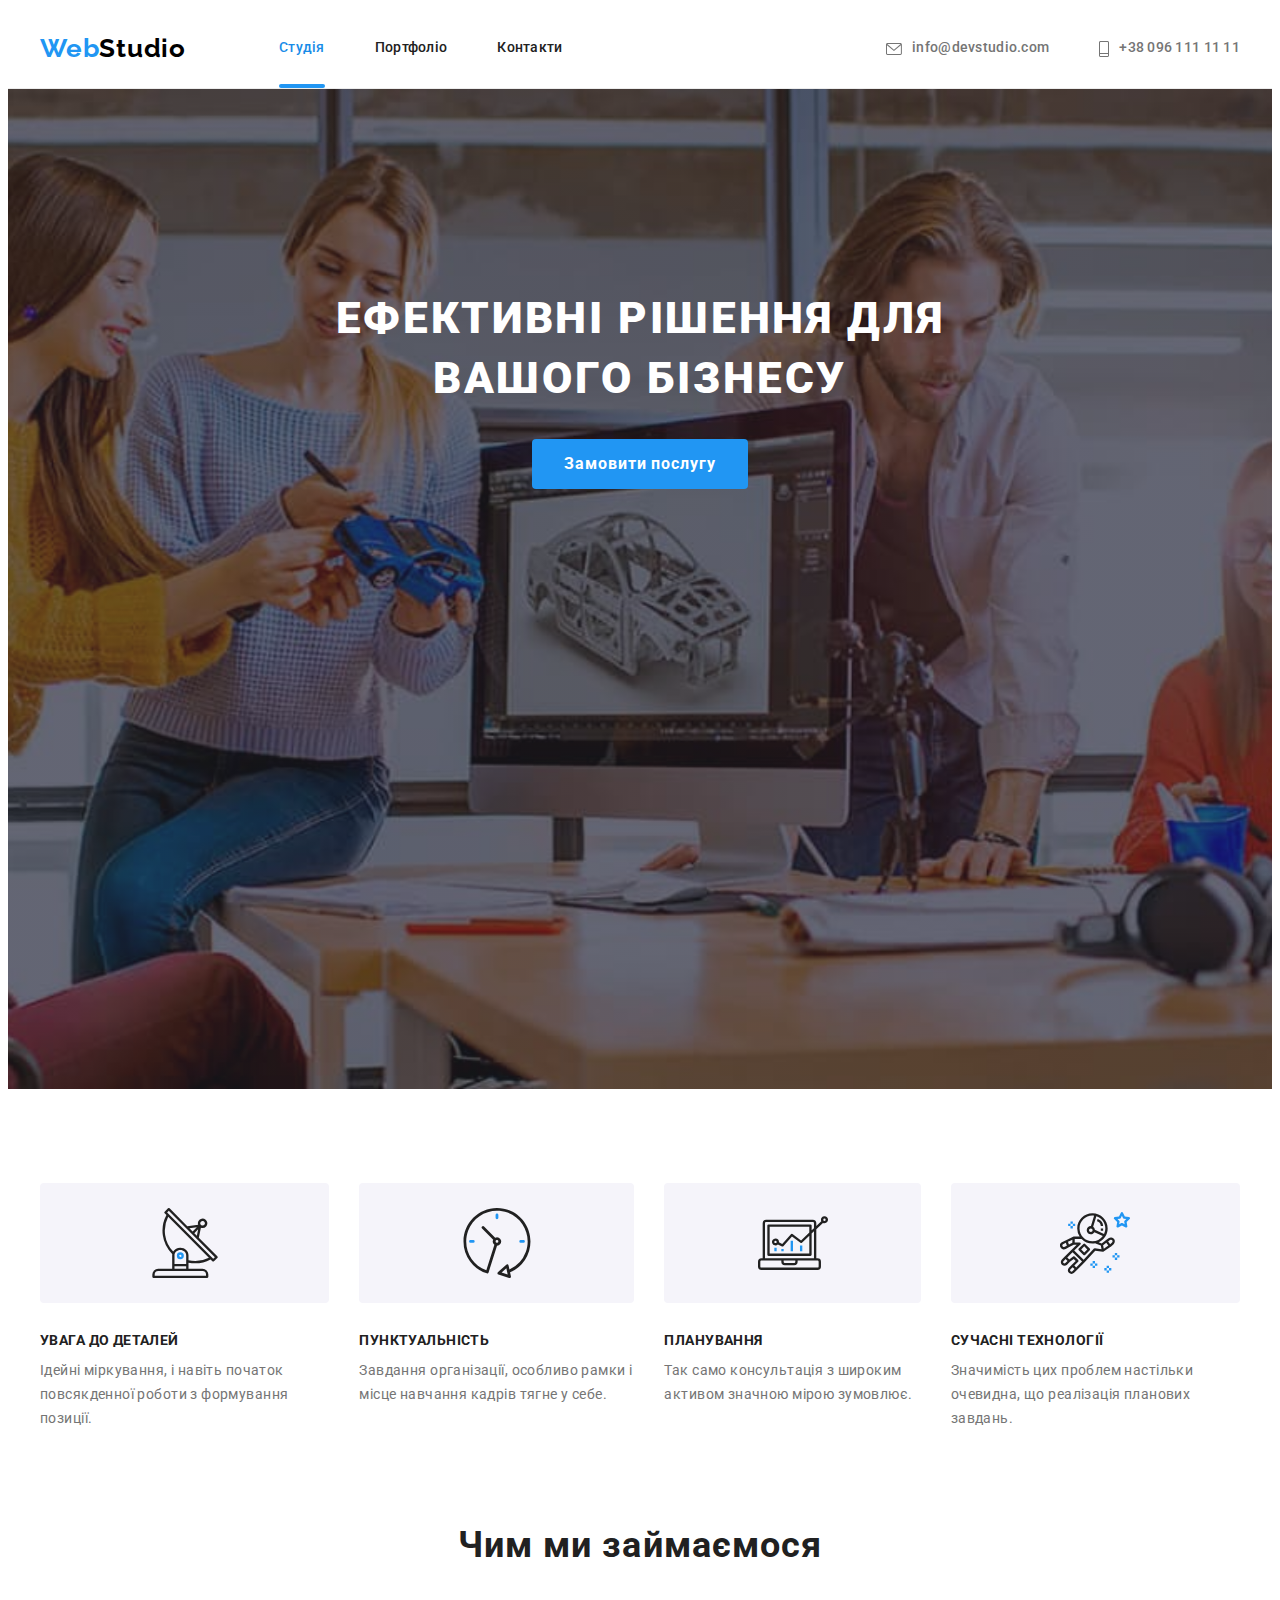
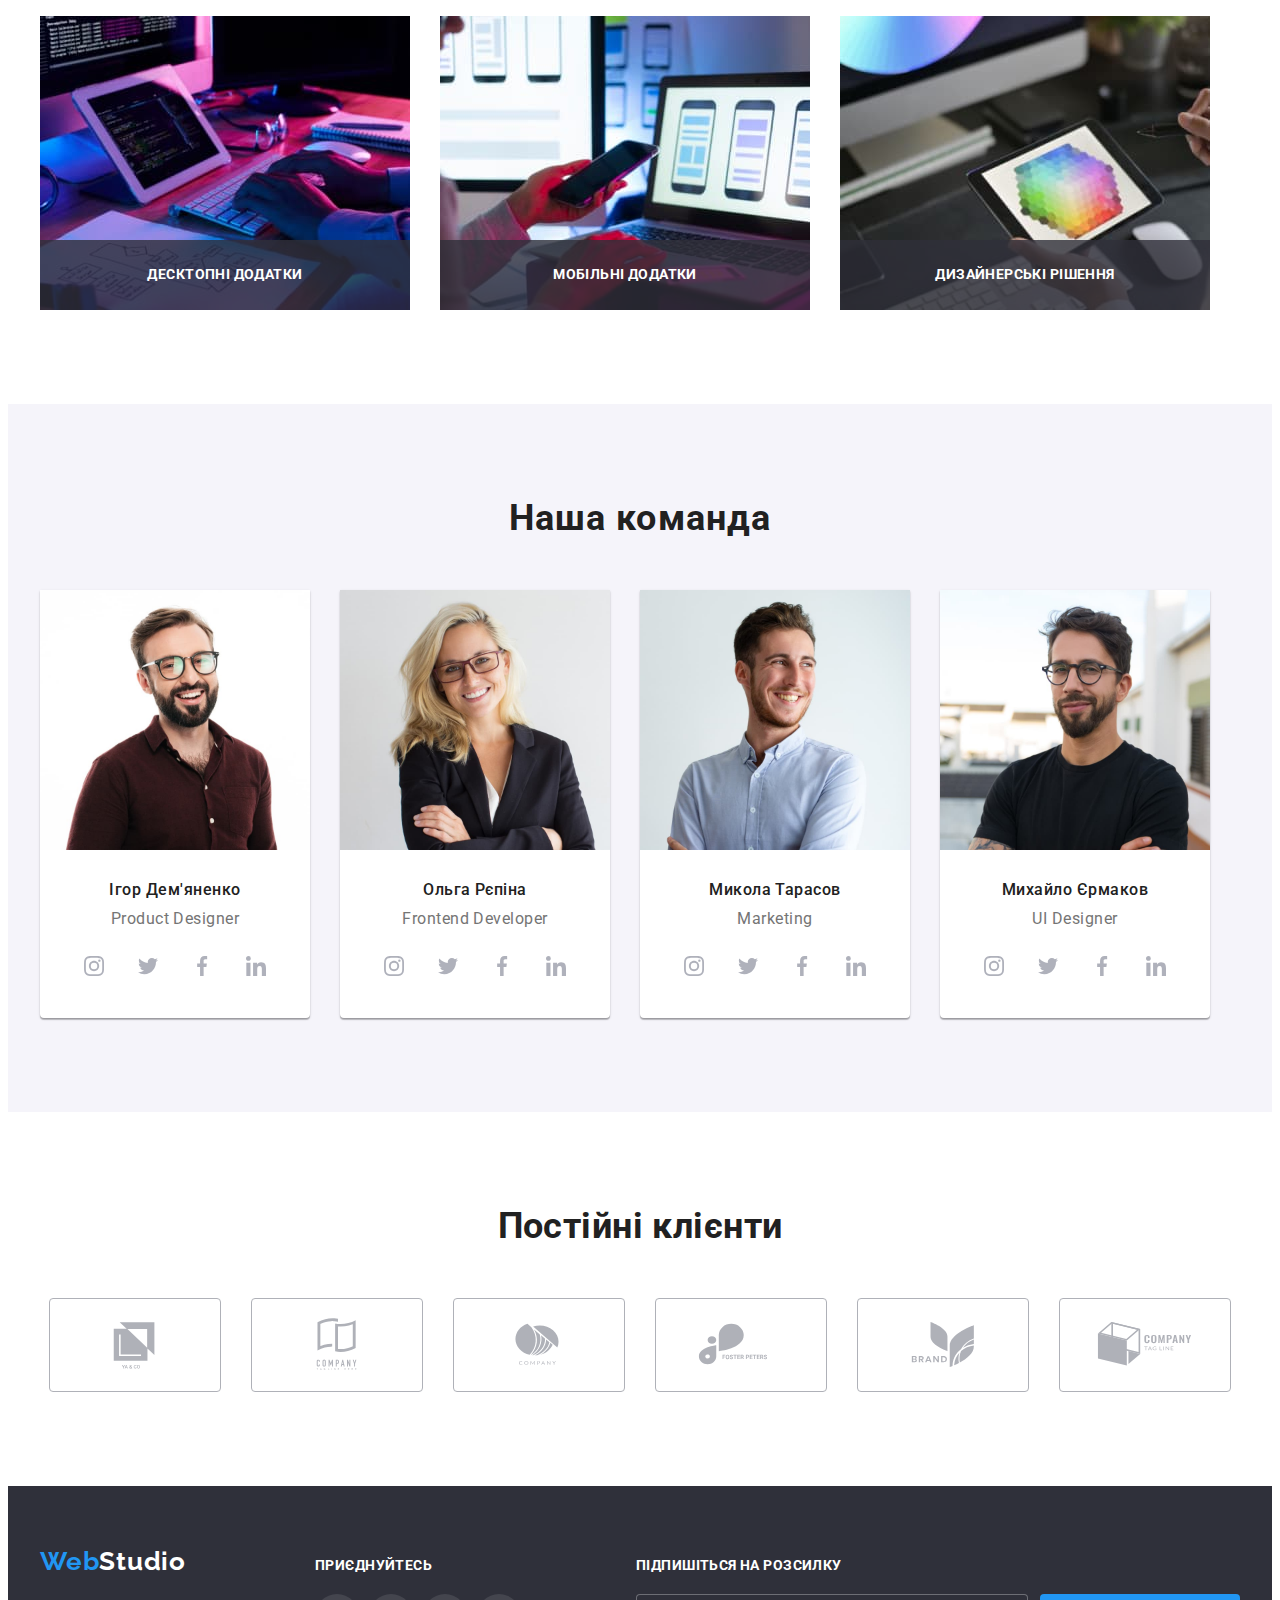
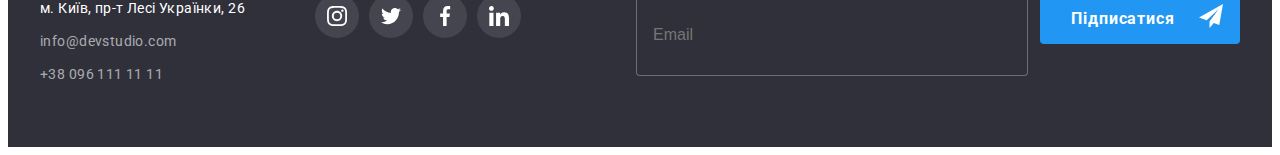
<file: index.html>
<!DOCTYPE html>
<html lang="uk">
  <head>
    <meta charset="UTF-8" />
    <meta http-equiv="X-UA-Compatible" content="IE=edge" />
    <meta name="viewport" content="width=device-width, initial-scale=1.0" />
    <title>Web Studio</title>
    <link rel="preconnect" href="https://fonts.googleapis.com" />
    <link rel="preconnect" href="https://fonts.gstatic.com" crossorigin />
    <link
      href="https://fonts.googleapis.com/css2?family=Raleway:wght@700&family=Roboto:wght@400;500;700;900&display=swap"
      rel="stylesheet"
    />
    <link
      rel="stylesheet"
      href="https://cdnjs.cloudflare.com/ajax/libs/modern-normalize/1.1.0/modern-normalize.min.css"
      integrity="sha512-wpPYUAdjBVSE4KJnH1VR1HeZfpl1ub8YT/NKx4PuQ5NmX2tKuGu6U/JRp5y+Y8XG2tV+wKQpNHVUX03MfMFn9Q=="
      crossorigin="anonymous"
      referrerpolicy="no-referrer"
    />
    <link rel="stylesheet" href="./css/styles.css" />
  </head>
  <body>
    <header class="header">
      <div class="container header-container">
        <nav class="header-navigator">
          <a class="header-logo link" href="./index.html" lang="en">
            <span class="accent">Web</span>Studio</a
          >
          <ul class="header-list list">
            <li class="header-item">
              <a class="header-link link current" href="./index.html">Студія</a>
            </li>
            <li>
              <a class="header-link link" href="./portfolio.html"> Портфоліо</a>
            </li>
            <li>
              <a class="header-link link" href="">Контакти</a>
            </li>
          </ul>
        </nav>
        <ul class="header-contact-list list">
          <li class="header-contact-item">
            <a class="header-mail link" href="mailto:info@devstudio.com" 
              ><svg class="header-icon" width="16" height="12">
              <use href="./images/symbol-defs-1.svg#icon-envelope"></use>
            </svg>info@devstudio.com</a>
              
          </li>
          <li class="header-contact-item">
            <a class="header-tel link" href="tel:+380961111111"
              ><svg class="header-icon" width="10" height="16">
              <use href="./images/symbol-defs-1.svg#icon-Vector"></use>
            </svg>+38 096 111 11 11</a>
              
          </li>
        </ul>
      </div>
    </header>
    <main>
      <section class="main">
        <div class="container">
          <h1 class="main-title">Ефективні рішення для вашого бізнесу</h1>
          <button class="main-btn" type="button" data-modal-open>Замовити послугу</button>
        </div>
      </section>
      <section class="benefits section">
        <div class="container">
          <h2 class="visually-hidden">Наші переваги</h2>
          <ul class="benefits-list list">
            <li class="benefits-item">
              <div class="benefits-wrap">
              <svg class="benefits-icon" width="70" height="70">
                <use href="./images/symbol-defs.svg#icon-antenna"></use>
              </svg></div>
              <h3 class="benefits-title">Увага до деталей</h3>
              <p class="benefits-text">
                Ідейні міркування, і навіть початок повсякденної роботи з
                формування позиції.
              </p>
            </li>
            <li class="benefits-item">
              <div class="benefits-wrap">
              <svg class="benefits-icon" width="70" height="70">
                <use href="./images/symbol-defs.svg#icon-clock"></use>
              </svg></div>
              <h3 class="benefits-title">Пунктуальність</h3>
              <p class="benefits-text">
                Завдання організації, особливо рамки і місце навчання кадрів
                тягне у себе.
              </p>
            </li>
            <li class="benefits-item">
              <div class="benefits-wrap">
              <svg class="benefits-icon" width="70" height="70">
                <use href="./images/symbol-defs.svg#icon-diagram"></use>
              </svg></div>
              <h3 class="benefits-title">Планування</h3>
              <p class="benefits-text">
                Так само консультація з широким активом значною мірою зумовлює.
              </p>
            </li>
            <li class="benefits-item">
              <div class="benefits-wrap">
              <svg class="benefits-icon" width="70" height="70">
                <use href="./images/symbol-defs.svg#icon-astronaut"></use>
              </svg></div>
              <h3 class="benefits-title">Сучасні технології</h3>
              <p class="benefits-text">
                Значимість цих проблем настільки очевидна, що реалізація
                планових завдань.
              </p>
            </li>
          </ul>
        </div>
      </section>
      <section class="about section">
        <div class="container">
          <h2 class="about-title">Чим ми займаємося</h2>
          <ul class="about-list list">
            <li class="about-item">
              <div class="about-thumb">
              <img
                class="about-img"
                src="./images/img-1.jpg"
                alt="робота над проектом"
                width="370"
                height="294"
              />
              <p class="about-text">ДЕСКТОПНІ ДОДАТКИ</p>
              </div>
            </li>
            <li class="about-item">
              <div class="about-thumb">
              <img
                class="about-img"
                src="./images/img-2.jpg"
                alt="розробка додатку для смартфонів "
                width="370"
                height="294"
              />
              <p class="about-text">МОБІЛЬНІ ДОДАТКИ</p>
              </div>            
            </li>
            <li class="about-item">
              <div class="about-thumb">
              <img
                class="about-img"
                src="./images/img-3.jpg"
                alt="робота з додатками на планшеті"
                width="370"
                height="294"
              />
              <p class="about-text">ДИЗАЙНЕРСЬКІ РІШЕННЯ</p>
              </div>
            </li>
          </ul>
        </div>
      </section>
      <section class="team section">
        <div class="container">
          <h2 class="team-title">Наша команда</h2>
          <ul class="team-list list">
            <li class="team-item">
              <img
                class="team-img"
                src="./images/img-4.jpg"
                alt="Ігор дизайнер"
                width="270"
                height="260"
              />
              <div class="team-wrap">
                <h3 class="team-top-text">Ігор Дем'яненко</h3>
                <p class="team-text" lang="en">Product Designer</p>
                <ul class="team-soc-list list">
                  <li class="team-soc-item">
                    <a class="team-soc-link" href="">
                      <svg class="team-soc-icon" width="20" height="20">
                        <use href="./images/symbol-defs.svg#icon-instagram"></use>
                      </svg>
                    </a>
                  </li>
                    <li class="team-soc-item">
                      <a class="team-soc-link" href="">
                        <svg class="team-soc-icon" width="20" height="20">
                          <use href="./images/symbol-defs.svg#icon-twitter"></use>
                        </svg>
                      </a>
                    </li>
                    <li class="team-soc-item"><a class="team-soc-link" href="">
                      <svg class="team-soc-icon" width="20" height="20">
                        <use href="./images/symbol-defs.svg#icon-facebook"></use>
                      </svg>
                    </a>
                    </li>
                    <li class="team-soc-item"><a class="team-soc-link" href="">
                      <svg class="team-soc-icon" width="20" height="20">
                        <use href="./images/symbol-defs.svg#icon-linkedin"></use>
                      </svg>
                    </a>
                    </li>
                  </li>
                </ul>
              </div>
            </li>
            <li class="team-item">
              <img
                class="team-img"
                src="./images/img-5.jpg"
                alt="Ольга фронтенд розробник"
                width="270"
                height="260"
              />
              <div class="team-wrap">
                <h3 class="team-top-text">Ольга Рєпіна</h3>
                <p class="team-text" lang="en">Frontend Developer</p>
                <ul class="team-soc-list list">
                  <li class="team-soc-item">
                    <a class="team-soc-link" href="">
                      <svg class="team-soc-icon" width="20" height="20">
                      <use href="./images/symbol-defs.svg#icon-instagram"></use>
                    </svg></a></li>
                    <li class="team-soc-item"><a class="team-soc-link" href="">
                      <svg class="team-soc-icon" width="20" height="20">
                      <use href="./images/symbol-defs.svg#icon-twitter"></use>
                    </svg></a></li>
                    <li class="team-soc-item"><a class="team-soc-link" href="">
                      <svg class="team-soc-icon" width="20" height="20">
                      <use href="./images/symbol-defs.svg#icon-facebook"></use>
                    </svg></a></li>
                    <li class="team-soc-item"><a class="team-soc-link" href="">
                      <svg class="team-soc-icon" width="20" height="20">
                      <use href="./images/symbol-defs.svg#icon-linkedin"></use>
                    </svg></a>
                  </li>
                </ul>
              </div>
            </li>
            <li class="team-item">
              <img
                class="team-img"
                src="./images/img-6.jpg"
                alt="Микола маркетолог"
                width="270"
                height="260"
              />
              <div class="team-wrap">
                <h3 class="team-top-text">Микола Тарасов</h3>
                <p class="team-text" lang="en">Marketing</p>
                <ul class="team-soc-list list">
                  <li class="team-soc-item">
                    <a class="team-soc-link" href="">
                      <svg class="team-soc-icon" width="20" height="20">
                        <use href="./images/symbol-defs.svg#icon-instagram"></use>
                      </svg></a></li>
                    <li class="team-soc-item"><a class="team-soc-link" href="">
                      <svg class="team-soc-icon" width="20" height="20">
                        <use href="./images/symbol-defs.svg#icon-twitter"></use>
                      </svg>
                    </a></li>
                    <li class="team-soc-item"><a class="team-soc-link" href="">
                      <svg class="team-soc-icon" width="20" height="20">
                        <use href="./images/symbol-defs.svg#icon-facebook"></use>
                      </svg>
                    </a></li>
                    <li class="team-soc-item"><a class="team-soc-link" href="">
                      <svg class="team-soc-icon" width="20" height="20">
                        <use href="./images/symbol-defs.svg#icon-linkedin"></use>
                      </svg>
                    </a></li>
                  </ul>
              </div>
            </li>
            <li class="team-item">
              <img
                class="team-img"
                src="./images/img-7.jpg"
                alt="Михайло дизайнер"
                width="270"
                height="260"
              />
              <div class="team-wrap">
                <h3 class="team-top-text">Михайло Єрмаков</h3>
                <p class="team-text" lang="en">UI Designer</p>
                <ul class="team-soc-list list">
                  <li class="team-soc-item">
                    <a class="team-soc-link" href="">
                      <svg class="team-soc-icon" width="20" height="20">
                        <use href="./images/symbol-defs.svg#icon-instagram"></use>
                      </svg>
                    </a></li>
                    <li class="team-soc-item"><a class="team-soc-link" href="">
                      <svg class="team-soc-icon" width="20" height="20">
                        <use href="./images/symbol-defs.svg#icon-twitter"></use>
                      </svg>
                    </a></li>
                    <li class="team-soc-item"><a class="team-soc-link" href="">
                      <svg class="team-soc-icon" width="20" height="20">
                        <use href="./images/symbol-defs.svg#icon-facebook"></use>
                      </svg>
                    </a></li>
                    <li class="team-soc-item"><a class="team-soc-link" href="">
                      <svg class="team-soc-icon" width="20" height="20">
                        <use href="./images/symbol-defs.svg#icon-linkedin"></use>
                      </svg>
                    </a></li>
                </ul>
              </div>
            </li>
          </ul>
        </div>
      </section>
      <section class="client-section section">
        <div class="container">
          <h2 class="client-top-text"> Постійні клієнти</h2>
          <ul class="client-list list">
            <li class="client-item">
              <a class="client-link" href="">
              <svg class="client-icon" width="106" height="60">
              <use href="./images/symbol-defs.svg#icon-Logo"></use>
              </svg></a>
            </li>
            <li class="client-item">
              <a class="client-link" href="">
              <svg class="client-icon" width="106" height="60">
              <use href="./images/symbol-defs.svg#icon-Logo-1"></use>
              </svg></a>
            </li>
            <li class="client-item">
              <a class="client-link" href="">
              <svg class="client-icon" width="106" height="60">
              <use href="./images/symbol-defs.svg#icon-Logo-2"></use>
              </svg></a>
            </li>
            <li class="client-item">
              <a class="client-link" href="">
              <svg class="client-icon" width="106" height="60">
              <use href="./images/symbol-defs.svg#icon-Logo-3"></use>
              </svg></a>
            </li>
            <li class="client-item">
              <a class="client-link" href="">
              <svg class="client-icon" width="106" height="60">
              <use href="./images/symbol-defs.svg#icon-Logo-4"></use>
              </svg></a>
            </li>
            <li class="client-item">
              <a class="client-link" href="">
              <svg class="client-icon" width="106" height="60">
              <use href="./images/symbol-defs.svg#icon-Logo-5"></use>
              </svg></a>
            </li>
          </ul>
        </div>
      </section>
    </main>
    <footer class="footer">
      <div class="container">
        <div class="footer-wrap">
        <a class="footer-logo link" href="./index.html" lang="en"
            ><span class="accent">Web</span>Studio</a>
            <address class="footer-adress">
            <ul class="footer-list list">
              <li class="footer-item">
                <a
                  class="footer-adress-link link"
                  href="https://goo.gl/maps/ybbuhvUQwyrZvad79"
                  target="_blank"
                  rel="noopener noreferrer nofollower"
                  >м. Київ, пр-т Лесі Українки, 26</a
                >
              </li>
              <li class="footer-item">
                <a class="footer-link link" href="mailto:info@devstudio.com"
                  >info@devstudio.com</a
                >
              </li>
              <li class="footer-item">
                <a class="footer-link link" href="tel:+380961111111"
                  >+38 096 111 11 11</a
                >
              </li>
            </ul>
          </address>
        </div>
        <div class="footer-container-soc">
        <p class="footer-top-text">ПРИЄДНУЙТЕСЬ</p>
        <ul class="footer-soc-list">
          <li class="footer-soc-item">
            <a class="footer-soc-link" href="">
              <svg class="footer-soc-icon" width="20" height="20">
                <use href="./images/symbol-defs.svg#icon-instagram"></use>
              </svg>
            </a>
            </li>
            <li class="footer-soc-item">
            <a class="footer-soc-link" href="">
              <svg class="footer-soc-icon" width="20" height="20">
                <use href="./images/symbol-defs.svg#icon-twitter"></use>
              </svg>
            </a></li>
            <li class="footer-soc-item">
            <a class="footer-soc-link" href="">
              <svg class="footer-soc-icon" width="20" height="20">
                <use href="./images/symbol-defs.svg#icon-facebook"></use>
              </svg>
            </a></li>
            <li class="footer-soc-item">
            <a class="footer-soc-link" href="">
              <svg class="footer-soc-icon" width="20" height="20">
                <use href="./images/symbol-defs.svg#icon-linkedin"></use>
              </svg>
            </a></li> 
      </ul>
        </div>
        <div class="footer-email-wrap">
          <p class="email-input-text">Підпишіться на розсилку</p> 
          <form class="footer-submit-wrap">
            <input  class="email-input" type="email" name="email" placeholder="Email" required>
            <button class="footer-submit-btn" type="submit">Підписатися</button>
            <svg class="footer-submit-icon" widht="24" height="24">
              <use href="./images/symbol-defs.svg#icon-icon-send"></use>
            </svg>
          </form>
        </div>
      </div>
    </footer>
    <div class="backdrop is-hidden" data-modal>
            <div class="modal">
              <button class="modal-btn" type="button" data-modal-close><svg class="btn-close" width="18" height="18">
                <use href="./images/symbol-defs-2.svg#icon-close-black-18dp-2-1"></use>
                </svg>
              </button>
              <p class="modal-title">Залиште свої дані, ми вам передзвонимо</p>
              <form class="form">
                <div class="form-field">
                  <label for="name" class="form-field-label">Ім'я</label>
                  <div class="form-field-wrap">
                    <input type="text" class="form-field-input" name="user_name" id="name" placeholder=" ">
                    <svg class="form-icon" width="18" height="18">
                      <use href="./images/symbol-defs.svg#icon-person-black-18dp-1"></use>
                    </svg>
                  </div>
                </div>
                <div class="form-field">
                  <label for="tel" class="form-field-label">Телефон</label>
                  <div class="form-field-wrap">
                    <input type="tel" class="form-field-input" name="user_tel" id="tel" placeholder=" ">
                    <svg class="form-icon" width="18" height="18">
                      <use href="./images/symbol-defs.svg#icon-phone-black-18dp-1"></use>
                    </svg>
                  </div>
                </div>
                <div class="form-field">
                  <label for="email" class="form-field-label">Пошта</label>
                  <div class="form-field-wrap">
                    <input type="email" class="form-field-input" name="user_email" id="email" placeholder=" ">
                    <svg class="form-icon" width="18" height="18">
                      <use href="./images/symbol-defs.svg#icon-email-black-18dp-1"></use>
                    </svg>
                  </div>
                </div>
                <div class="form-field">
                  <label for="comment" class="form-field-label">Коментар</label>
                  <textarea class="textarea" name="comment" id="comment" placeholder="Введіть текст"></textarea>
                </div>
                <div class="checkbox">
                  <input class="checkbox-input visually-hidden" type="checkbox" name="consent" value="true" id="consent" checked/>
                  <label for="consent" class="checkbox-label">Погоджуюся з розсилкою та приймаю <a href="#" class="chexbox-link">Умови договору</a>
                </label>
                </div>
                <button class="submit-btn" type="submit">Відправити</button>
              </form>
            </div>
          </div>
    <script src="./js/modal.js"></script>
  </body>
</html>
</file>
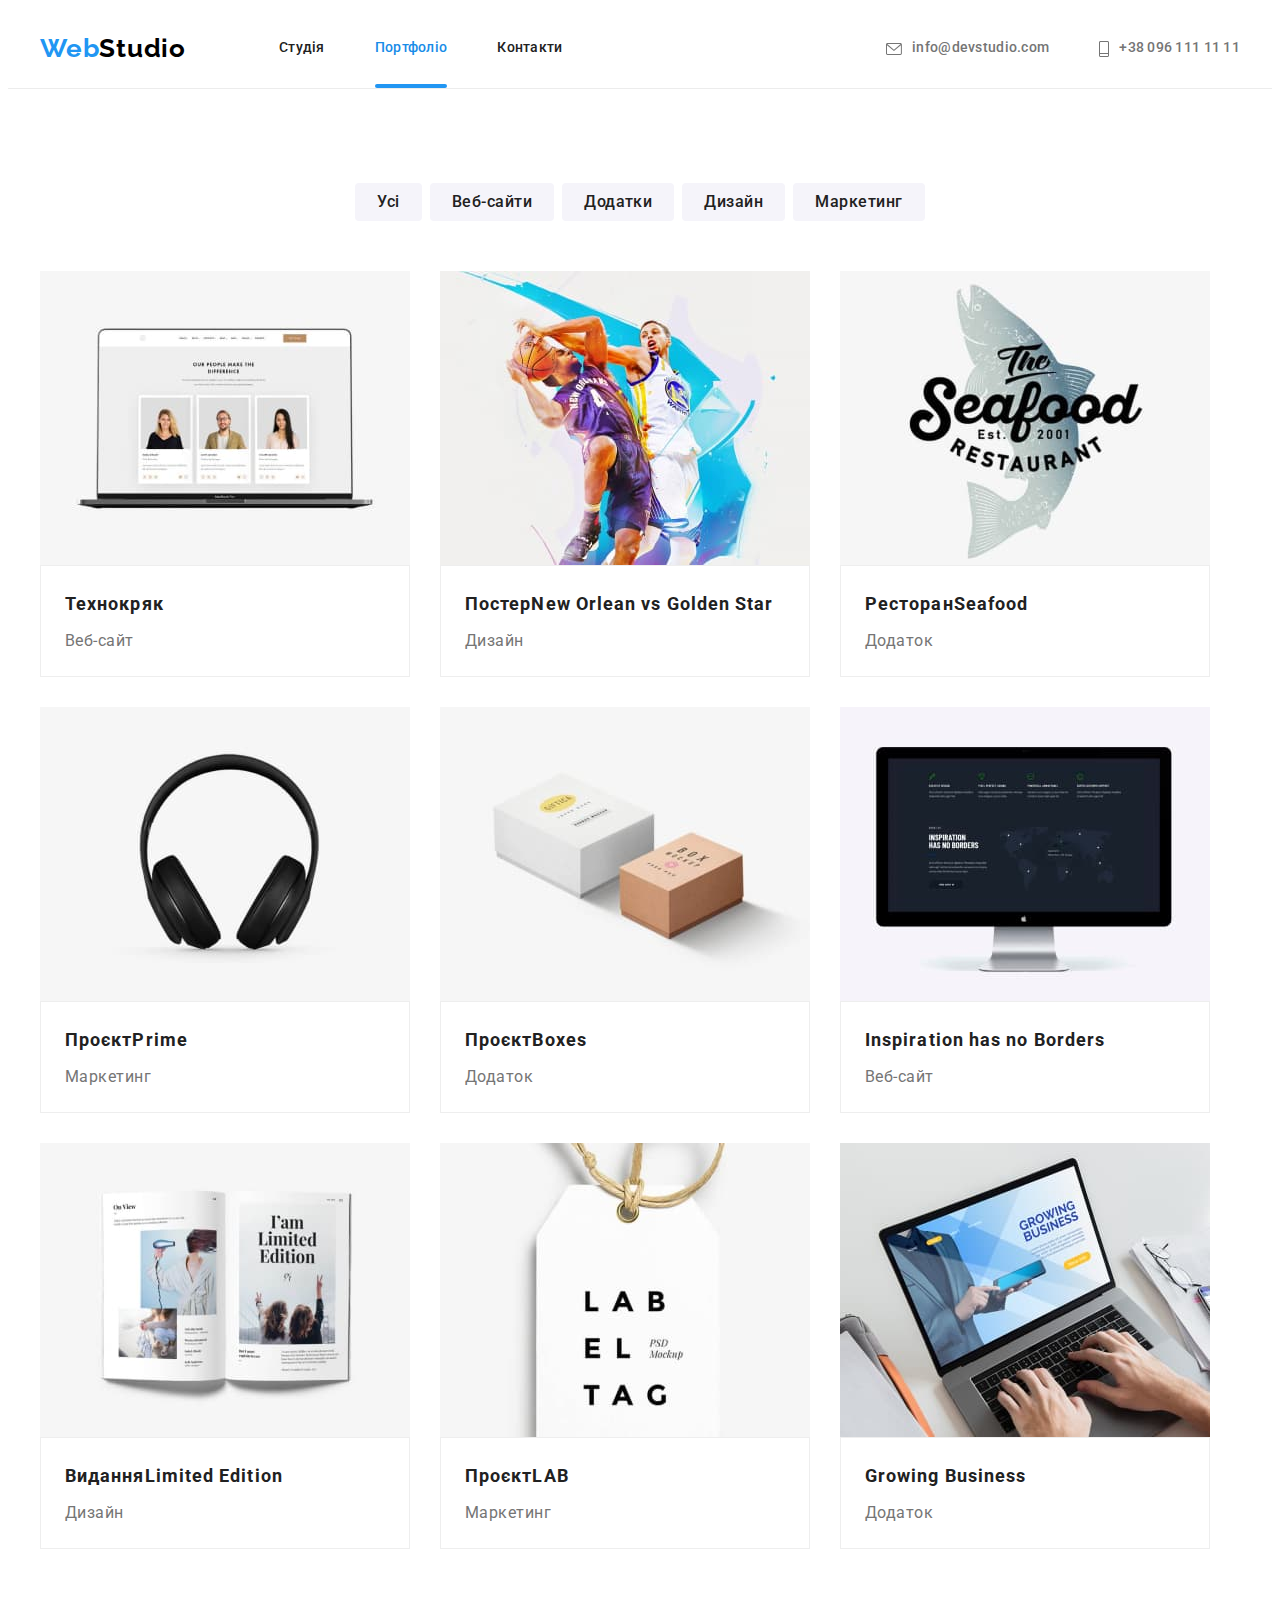
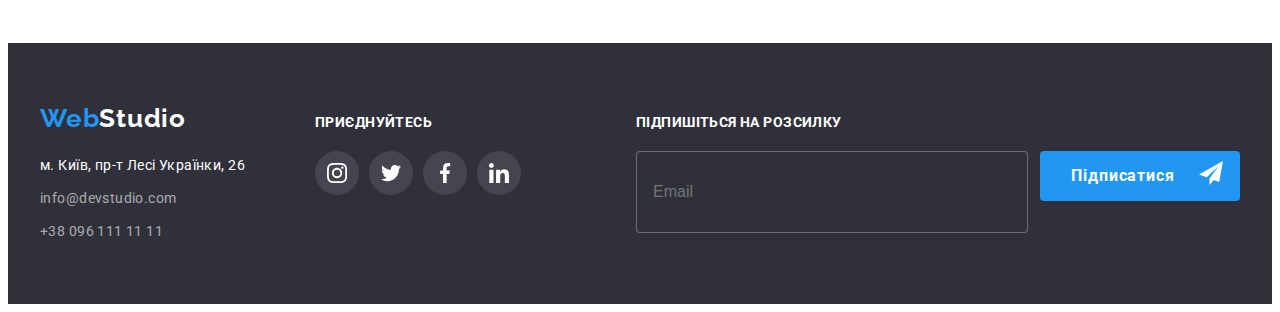
<file: portfolio.html>
<!DOCTYPE html>
<html lang="uk">
  <head>
    <meta charset="UTF-8" />
    <meta http-equiv="X-UA-Compatible" content="IE=edge" />
    <meta name="viewport" content="width=device-width, initial-scale=1.0" />
    <title>Web Studio</title>
    <link rel="preconnect" href="https://fonts.googleapis.com" />
    <link rel="preconnect" href="https://fonts.gstatic.com" crossorigin />
    <link
      href="https://fonts.googleapis.com/css2?family=Raleway:wght@700&family=Roboto:wght@400;500;700;900&display=swap"
      rel="stylesheet"
    />
    <link rel="stylesheet" href="https://cdnjs.cloudflare.com/ajax/libs/modern-normalize/1.1.0/modern-normalize.min.css" integrity="sha512-wpPYUAdjBVSE4KJnH1VR1HeZfpl1ub8YT/NKx4PuQ5NmX2tKuGu6U/JRp5y+Y8XG2tV+wKQpNHVUX03MfMFn9Q==" crossorigin="anonymous" referrerpolicy="no-referrer" />
    <link rel="stylesheet" href="./css/styles.css" />
  </head>
  <body>
    <header class="header">
      <div class="container header-container">
        <nav class="header-navigator">
          <a class="header-logo link" href="./index.html" lang="en">
            <span class="accent">Web</span>Studio</a
          >
          <ul class="header-list list">
            <li class="header-item">
              <a class="header-link link" href="./index.html">Студія</a>
            </li>
            <li>
              <a class="header-link link current" href="./portfolio.html"> Портфоліо</a>
            </li>
            <li>
              <a class="header-link link" href="">Контакти</a>
            </li>
          </ul>
        </nav>
        <ul class="header-contact-list list">
          <li class="header-contact-item">
            <a class="header-mail link" href="mailto:info@devstudio.com" 
              ><svg class="header-icon" width="16" height="12">
              <use href="./images/symbol-defs-1.svg#icon-envelope"></use>
            </svg>info@devstudio.com</a>
              
          </li>
          <li class="header-contact-item">
            <a class="header-tel link" href="tel:+380961111111"
              ><svg class="header-icon" width="10" height="16">
              <use href="./images/symbol-defs-1.svg#icon-Vector"></use>
            </svg>+38 096 111 11 11</a>
              
          </li>
        </ul>
      </div>
    </header>
    <main>
      <section class="main-nav section">
        <div class="container">
          <h1 class="visually-hidden">navigation</h1>
          <ul class="main-nav-list list">
            <li><button class="nav-btn btn" type="button">Усі</button></li>
            <li><button class="nav-btn btn" type="button">Веб-сайти</button></li>
            <li><button class="nav-btn btn" type="button">Додатки</button></li>
            <li><button class="nav-btn btn" type="button">Дизайн</button></li>
            <li><button class="nav-btn btn" type="button">Маркетинг</button></li>
          </ul>  
          <ul class="portfolio-list list">
              <li class="portfolio-item">
                  <a href="#" class="portfolio-link">
                  <div class="portfolio-thumb">
                    <img src="./images/portfolio/img (1).jpg" alt="Технокряк" width="370" height="294"></img>
                    <div class="portfolio-overlay">
                      <p class="portfolio-overlay-text">Ресурс пропонує комплексні пропозиції з різним рівнем функціоналу та сервісів. Все це дозволить відвідувачу отримати вичерпні відомості про компанію чи приватну особу.</p>  
                    </div>
                  </div>
                  <div class="portfolio-wrap">
                    <h2 class="portfolio-title">Технокряк</h2>
                    <p class="portfolio-text">Веб-сайт</p>
                  </div>                
                </a>
              </li>
              <li class="portfolio-item">
                <a href="#" class="portfolio-link">
                  <div class="portfolio-thumb">
                    <img src="./images/portfolio/img (2).jpg" alt="Постер" width="370" height="294"></img>
                    <div class="portfolio-overlay">
                      <p class="portfolio-overlay-text">Ресурс пропонує комплексні пропозиції з різним рівнем функціоналу та сервісів. Все це дозволить відвідувачу отримати вичерпні відомості про компанію чи приватну особу.</p>  
                    </div>
                  </div>
                  <div class="portfolio-wrap">
                    <h2 class="portfolio-title">Постер<span lang="en">New Orlean vs Golden Star</span></h2>
                    <p class="portfolio-text">Дизайн</p> 
                  </div> 
                </a>                      
              </li>
              <li class="portfolio-item">
                <a href="#" class="portfolio-link">
                  <div class="portfolio-thumb">
                    <img src="./images/portfolio/img (3).jpg" alt="Додаток Замовлення їжі" width="370" height="294"></img>
                    <div class="portfolio-overlay">
                      <p class="portfolio-overlay-text">Ресурс пропонує комплексні пропозиції з різним рівнем функціоналу та сервісів. Все це дозволить відвідувачу отримати вичерпні відомості про компанію чи приватну особу.</p>  
                    </div>
                  </div>
                  <div class="portfolio-wrap">
                    <h2 class="portfolio-title">Ресторан<span lang="en">Seafood</span></h2>
                    <p class="portfolio-text">Додаток</p>  
                  </div>     
                </a>       
              </li>
              <li class="portfolio-item">
                <a href="#" class="portfolio-link">
                  <div class="portfolio-thumb">
                    <img src="./images/portfolio/img (4).jpg" alt="Навушники" width="370" height="294"></img>
                    <div class="portfolio-overlay">
                      <p class="portfolio-overlay-text">Ресурс пропонує комплексні пропозиції з різним рівнем функціоналу та сервісів. Все це дозволить відвідувачу отримати вичерпні відомості про компанію чи приватну особу.</p>  
                    </div>
                  </div>
                  <div class="portfolio-wrap">
                    <h2 class="portfolio-title">Проєкт<span lang="en">Prime</span></h2>
                    <p class="portfolio-text">Маркетинг</p>
                  </div>        
                </a>   
              </li>
              <li class="portfolio-item">
                <a href="#" class="portfolio-link">
                  <div class="portfolio-thumb">
                    <img src="./images/portfolio/img (5).jpg" alt="Коробки" width="370" height="294"></img>
                    <div class="portfolio-overlay">
                      <p class="portfolio-overlay-text">Ресурс пропонує комплексні пропозиції з різним рівнем функціоналу та сервісів. Все це дозволить відвідувачу отримати вичерпні відомості про компанію чи приватну особу.</p>  
                    </div>
                  </div>
                  <div class="portfolio-wrap">
                    <h2 class="portfolio-title">Проєкт<span lang="en">Boxes</span></h2>
                    <p class="portfolio-text">Додаток</p>
                  </div>           
                </a>  
              </li>
              <li class="portfolio-item">
                <a href="#" class="portfolio-link">
                  <div class="portfolio-thumb">
                    <img src="./images/portfolio/img (6).jpg" alt="Монітор" width="370" height="294"></img>
                    <div class="portfolio-overlay">
                      <p class="portfolio-overlay-text">Ресурс пропонує комплексні пропозиції з різним рівнем функціоналу та сервісів. Все це дозволить відвідувачу отримати вичерпні відомості про компанію чи приватну особу.</p>  
                    </div>
                  </div>
                  <div class="portfolio-wrap">
                    <h2 class="portfolio-title" lang="en">Inspiration has no Borders</h2>
                    <p class="portfolio-text">Веб-сайт</p>
                  </div>         
                </a>   
              </li>
              <li class="portfolio-item">
                <a href="#" class="portfolio-link">
                  <div class="portfolio-thumb">
                    <img src="./images/portfolio/img (7).jpg" alt="Книга" width="370" height="294"></img>
                    <div class="portfolio-overlay">
                      <p class="portfolio-overlay-text">Ресурс пропонує комплексні пропозиції з різним рівнем функціоналу та сервісів. Все це дозволить відвідувачу отримати вичерпні відомості про компанію чи приватну особу.</p>  
                    </div>
                  </div>
                  <div class="portfolio-wrap">
                    <h2 class="portfolio-title">Видання<span lang="en">Limited Edition</span></h2>
                    <p class="portfolio-text">Дизайн</p>
                  </div>               
                </a>
              </li>
              <li class="portfolio-item">
                <a href="#" class="portfolio-link">
                  <div class="portfolio-thumb">
                    <img src="./images/portfolio/img (8).jpg" alt="Етикетка"></img>
                    <div class="portfolio-overlay">
                      <p class="portfolio-overlay-text">Ресурс пропонує комплексні пропозиції з різним рівнем функціоналу та сервісів. Все це дозволить відвідувачу отримати вичерпні відомості про компанію чи приватну особу.</p>  
                    </div>
                  </div>
                    <div class="portfolio-wrap">
                    <h2 class="portfolio-title">Проєкт<span lang="en">LAB</span></h2>
                    <p class="portfolio-text">Маркетинг</p>
                  </div>
                </a>
              </li>
              <li class="portfolio-item">
                <a href="#" class="portfolio-link">
                  <div class="portfolio-thumb">
                    <img src="./images/portfolio/img (9).jpg" alt="ноутбук" width="370" height="294"></img>
                    <div class="portfolio-overlay">
                      <p class="portfolio-overlay-text">Ресурс пропонує комплексні пропозиції з різним рівнем функціоналу та сервісів. Все це дозволить відвідувачу отримати вичерпні відомості про компанію чи приватну особу.</p>  
                    </div>
                  </div><div class="portfolio-wrap">
                    <h2 class="portfolio-title" lang="en">Growing Business</h2>
                    <p class="portfolio-text">Додаток</p>
                  </div>               
                </a>
              </li>
            </ul>      
        </div>
      </section>
    </main>
    <footer class="footer">
      <div class="container">
        <div class="footer-wrap">
        <a class="footer-logo link" href="./index.html" lang="en"
            ><span class="accent">Web</span>Studio</a>
            <address class="footer-adress">
            <ul class="footer-list list">
              <li class="footer-item">
                <a
                  class="footer-adress-link link"
                  href="https://goo.gl/maps/ybbuhvUQwyrZvad79"
                  target="_blank"
                  rel="noopener noreferrer nofollower"
                  >м. Київ, пр-т Лесі Українки, 26</a
                >
              </li>
              <li class="footer-item">
                <a class="footer-link link" href="mailto:info@devstudio.com"
                  >info@devstudio.com</a
                >
              </li>
              <li class="footer-item">
                <a class="footer-link link" href="tel:+380961111111"
                  >+38 096 111 11 11</a
                >
              </li>
            </ul>
          </address>
        </div>
        <div class="footer-container-soc">
        <p class="footer-top-text">ПРИЄДНУЙТЕСЬ</p>
        <ul class="footer-soc-list">
          <li class="footer-soc-item">
            <a class="footer-soc-link" href="">
              <svg class="footer-soc-icon" width="20" height="20">
                <use href="./images/symbol-defs.svg#icon-instagram"></use>
              </svg>
            </a></li>
            <li class="footer-soc-item">
            <a class="footer-soc-link" href="">
              <svg class="footer-soc-icon" width="20" height="20">
                <use href="./images/symbol-defs.svg#icon-twitter"></use>
              </svg>
            </a>
            <li class="footer-soc-item">
            <a class="footer-soc-link" href="">
              <svg class="footer-soc-icon" width="20" height="20">
                <use href="./images/symbol-defs.svg#icon-facebook"></use>
              </svg>
            </a></li>
            <li class="footer-soc-item">
            <a class="footer-soc-link" href="">
              <svg class="footer-soc-icon" width="20" height="20">
                <use href="./images/symbol-defs.svg#icon-linkedin"></use>
              </svg>
            </a></li>
      </ul>
        </div>
        <div class="footer-email-wrap">
          <p class="email-input-text">Підпишіться на розсилку</p> 
          <form class="footer-submit-wrap">
            <input  class="email-input" type="email" name="email" placeholder="Email" required>
            <button class="footer-submit-btn" type="submit">Підписатися</button>
            <svg class="footer-submit-icon" widht="24" height="24">
              <use href="./images/symbol-defs.svg#icon-icon-send"></use>
            </svg>
          </form>
        </div>
      </div>
    </footer>
  </body>
</html>
</file>
<file: css/styles.css>
:root {
  --background-color: #fff;
  --background-accent-color: #2f303a;
  --main-text-color: #ffffff;
  --title-text-color: #212121;
  --focus-color: #2196f3;
  --footer-text-color: rgba(255, 255, 255, 0.6);
  --main-letter-spacing: 0.03em;
  --link-text-color: #757575;
  --background-btn: #f5f4fa;
  --background-focus-color: #188ce8;
  --transition-timing-function: cubic-bezier(0.4, 0, 0.2, 1);
}

p,
h1,
h2,
h3,
h4,
h5,
h6 {
  margin: 0;
}

img {
  display: block;
  max-width: 100%;
}

ul,
ol {
  margin: 0;
  padding-left: 0;
}

button {
  cursor: pointer;
}

address {
  font-style: normal;
}
a {
  color: currentColor;
  text-decoration: none;
}

/* @font-face {
  font-family: Roboto-400;
  src: url(../fonts/Roboto-Regular.ttf);
}

@font-face {
  font-family: Roboto-500;
  src: url(../fonts/Roboto-Medium.ttf);
}

@font-face {
  font-family: Roboto-700;
  src: url(../fonts/Roboto-Bold.ttf);
}

@font-face {
  font-family: Roboto-900;
  src: url(../fonts/Roboto-Black.ttf);
}

@font-face {
  font-family: Raleway-700;
  src: url(../fonts/Raleway-VariableFont_wght.ttf);
} */

body {
  font-family: "Roboto", sans-serif;
  background-color: var(--background-color);
  color: var(--title-text-color);
  font-size: 14px;
  letter-spacing: var(--main-letter-spacing);
}

/* ------------------header--------------- */

.container {
  width: 1200px;
  padding-left: 15px;
  padding-right: 15px;
  margin: 0 auto;
}

.section {
  padding-top: 94px;
  padding-bottom: 94px;
}

.header {
  border-bottom: 1px solid #ececec;
}

.list {
  list-style: none;
}

.link {
  text-decoration: none;
}

.accent {
  color: var(--focus-color);
}

.header-logo {
  font-family: "Raleway", sans-serif;
  font-weight: 700;
  font-size: 26px;
  line-height: 1.19;
  letter-spacing: var(--main-letter-spacing);
  color: #000000;
  margin-right: 93px;
}

.header-list {
  display: flex;
  align-items: center;
  gap: 50px;
}

.header-link {
  position: relative;
  font-weight: 500;
  font-size: 14px;
  line-height: 1.14;
  letter-spacing: 0.02em;
  color: var(--title-text-color);
  padding: 32px 0;
  display: block;
  transition: color 250ms var(--transition-timing-function);
}

.current:after {
  content: "";
  position: absolute;
  bottom: 0;
  left: 0;
  display: block;
  width: 100%;
  height: 4px;
  border-radius: 2px;
  background-color: var(--focus-color);
}

.current {
  color: var(--background-focus-color);
}

.header-navigator {
  display: flex;
  align-items: center;
}

.header-container {
  display: flex;
  align-items: center;
  margin-right: auto;
}

.header-contact-list {
  display: flex;
  margin-left: auto;
  gap: 50px;
}

.header-tel,
.header-mail {
  font-weight: 500;
  font-size: 14px;
  line-height: 1.14;
  letter-spacing: 0.02em;
  color: var(--link-text-color);
  padding: 32px 0;
  transition: color 250ms var(--transition-timing-function);
}

/* .heder-tel {
  font-weight: 500;
  font-size: 14px;
  line-height: 1.14;
  letter-spacing: 0.02em;
  color: #757575;
} */

.header-mail:hover,
.header-mail:focus {
  color: var(--background-focus-color);
}

.header-tel:hover,
.header-tel:focus {
  color: var(--background-focus-color);
}

.header-link:hover,
.header-link:focus {
  color: var(--background-focus-color);
}

.header-contact-item {
  align-items: baseline;
}

.header-icon {
  fill: currentColor;
  margin-right: 10px;
  vertical-align: middle;
}

/*------------------- main --------------*/

.main {
  background: var(--background-accent-color);
  max-width: 1600px;
  height: 600px;
  padding: 200px 0;
  background-image: linear-gradient(
      rgba(47, 48, 58, 0.4),
      rgba(47, 48, 58, 0.4)
    ),
    url(../images/main-bg.jpg);
  background-repeat: no-repeat;
  background-position: center;
  background-size: cover;
  margin: 0 auto;
}

.main-title {
  font-weight: 900;
  font-size: 44px;
  line-height: 1.36;
  text-align: center;
  letter-spacing: 0.06em;
  text-transform: uppercase;
  color: var(--main-text-color);
  width: 696px;
  margin: 0 auto;
  margin-bottom: 30px;
}

.main-btn {
  font-family: inherit;
  font-style: normal;
  font-weight: 700;
  font-size: 16px;
  line-height: 1.88;
  display: flex;
  align-items: center;
  text-align: center;
  letter-spacing: 0.06em;
  color: #ffffff;
  cursor: pointer;
  background: var(--focus-color);
  border-radius: 4px;
  min-width: 216px;
  padding: 10px 32px;
  display: block;
  margin: 0 auto;
  border: none;
  transform: scale(1);
  transition: transform 250ms var(--transition-timing-function);
}

.main-btn:hover,
.main-btn:focus {
  transform: scale(1.1);
}

/*---------------------- .benefits ---------------- */

.benefits {
  background-color: var(--background-color);
}

.visually-hidden {
  position: absolute;
  width: 1px;
  height: 1px;
  margin: -1px;
  border: 0;
  padding: 0;

  white-space: nowrap;
  clip-path: inset(100%);
  clip: rect(0 0 0 0);
  overflow: hidden;
}

.benefits-list {
  display: flex;
  gap: 30px;
}

.benefits-wrap {
  display: flex;
  align-items: center;
  justify-content: center;
  width: 100%;
  height: 120px;
  background-color: var(--background-btn);
  margin-bottom: 30px;
  border-radius: 4px;
}

.benefits-title {
  font-weight: 700;
  font-size: 14px;
  line-height: 1.14;
  letter-spacing: var(--main-letter-spacing);
  text-transform: uppercase;
  color: var(--title-text-color);
  margin-bottom: 10px;
}

.benefits-text {
  font-size: 14px;
  line-height: 1.71;
  letter-spacing: var(--main-letter-spacing);
  color: var(--link-text-color);
}

/*------------ .about ----------*/

.about {
  padding-top: 0;
}

.about-title {
  font-weight: 700;
  font-size: 36px;
  line-height: 1.16;
  text-align: center;
  letter-spacing: var(--main-letter-spacing);
  color: var(--title-text-color);
  margin-bottom: 50px;
}

.about-list {
  display: flex;
  flex-wrap: wrap;
  gap: 30px;
}

.about-item {
  width: calc(100%-60px) / 3;
}

.about-thumb {
  position: relative;
}

.about-text {
  position: absolute;
  bottom: 0;
  background-color: rgba(47, 48, 58, 0.8);
  width: 100%;
  height: 70px;
  font-weight: 700;
  line-height: 1.14;
  display: flex;
  align-items: center;
  justify-content: center;
  color: var(--main-text-color);
}

/*---------- .team------------- */

.team {
  background: var(--background-btn);
}

.team-title {
  font-weight: 700;
  font-size: 36px;
  line-height: 1.16;
  text-align: center;
  letter-spacing: var(--main-letter-spacing);
  color: var(--title-text-color);
  margin-bottom: 50px;
}

.team-list {
  display: flex;
  flex-wrap: wrap;
  gap: 30px;
}

.team-item {
  width: calc(100%-90px) / 4;
  box-shadow: 0px 1px 3px rgba(0, 0, 0, 0.12), 0px 1px 1px rgba(0, 0, 0, 0.14),
    0px 2px 1px rgba(0, 0, 0, 0.2);
  border-radius: 0px 0px 4px 4px;
  background-color: var(--background-color);
}

.team-wrap {
  text-align: center;
  padding: 30px 0;
}

.team-top-text {
  font-weight: 500;
  font-size: 16px;
  line-height: 1.19;
  text-align: center;
  letter-spacing: var(--main-letter-spacing);
  color: var(--title-text-color);
  margin-bottom: 10px;
}

.team-text {
  font-size: 16px;
  line-height: 1.19;
  text-align: center;
  letter-spacing: var(--main-letter-spacing);
  color: var(--link-text-color);
  margin-bottom: 16px;
}

.team-soc-list {
  display: flex;
  justify-content: center;
  gap: 10px;
}

.team-soc-link {
  width: 44px;
  height: 44px;
  border-radius: 50%;
  background-color: var(--background-color);
  display: flex;
  align-items: center;
  justify-content: center;
  color: #afb1bb;
  transition: color 250ms var(--transition-timing-function),
    background-color 250ms var(--transition-timing-function);
}

.team-soc-icon {
  fill: currentColor;
}

.team-soc-link:hover,
.team-soc-link:focus {
  background-color: var(--focus-color);
  color: var(--main-text-color);
}
/*------------------ .client------------ */

.client-top-text {
  font-weight: 700;
  font-size: 36px;
  line-height: 1.16;
  text-align: center;
  color: var(--title-text-color);
}

.client-list {
  display: flex;
  align-content: center;
  justify-content: center;
  gap: 30px;
  margin-top: 50px;
}

.client-link {
  width: 170px;
  height: 92px;
  color: #afb1b8;
  border: 1px solid #afb1b8;
  border-radius: 4px;
  display: flex;
  justify-content: center;
  align-items: center;
  transform: scale(1);
  transition: transform 250ms var(--transition-timing-function),
    color 250ms var(--transition-timing-function),
    border 250ms var(--transition-timing-function);
}

.client-link:hover,
.client-link:focus {
  border: 1px solid var(--focus-color);
  color: var(--focus-color);
  border-radius: 4px;
  transform: scale(1.1);
}
.client-icon {
  fill: currentColor;
}

/*----------------- .footer -------------*/

.footer {
  background: var(--background-accent-color);
  padding-bottom: 60px;
  padding-top: 60px;
}
.footer .container {
  display: flex;
  align-items: baseline;
}

.footer-logo {
  font-family: "Raleway", sans-serif;
  font-weight: 700;
  font-size: 26px;
  line-height: 1.19;
  letter-spacing: var(--main-letter-spacing);
  color: var(--main-text-color);
  margin-bottom: 20px;
  display: block;
}

.footer-item:not(:last-child) {
  margin-bottom: 9px;
}

.footer-adress {
  font-style: normal;
}

.footer-adress-link {
  font-size: 14px;
  line-height: 1.71;
  letter-spacing: var(--main-letter-spacing);
  color: #ffffff;
  cursor: pointer;
}

.footer-link {
  font-size: 14px;
  line-height: 1.71;
  letter-spacing: var(--main-letter-spacing);
  color: var(--footer-text-color);
  cursor: pointer;
  transition: color 250ms var(--transition-timing-function);
}

.footer-link:hover,
.footer-link:focus {
  color: var(--background-focus-color);
}

.footer-container-soc {
  margin-left: 70px;
}
.footer-soc-list {
  display: flex;
  gap: 10px;
}

.footer-top-text {
  font-weight: 700;
  line-height: 1.14;
  color: var(--main-text-color);
  margin-bottom: 20px;
}

.footer-soc-item {
  display: flex;
  justify-content: center;
  align-content: center;
}

.footer-soc-link {
  width: 44px;
  height: 44px;
  border-radius: 50%;
  background: rgba(255, 255, 255, 0.1);
  display: flex;
  align-items: center;
  justify-content: center;
  color: var(--main-text-color);
  transition: background-color 250ms var(--transition-timing-function);
}
.footer-soc-icon {
  fill: currentColor;
}
.footer-soc-link:hover,
.footer-soc-link:focus {
  background-color: var(--focus-color);
}

.footer-email-wrap {
  display: block;
  align-items: baseline;
  margin-left: auto;
}

.email-input-text {
  font-weight: 700;
  line-height: 1.14;
  text-transform: uppercase;
  color: var(--main-text-color);
  margin-bottom: 20px;
}

.footer-submit-wrap {
  display: flex;
  position: relative;
}

.email-input {
  height: 50px;
  width: 358px;
  padding: 15px 16px;
  font-size: 16px;
  background-color: var(--background-accent-color);
  border: 1px solid rgba(255, 255, 255, 0.3);
  border-radius: 4px;
  outline: transparent;
  color: var(--main-text-color);
  transition: border 250ms var(--transition-timing-function);
}

.email-input:hover,
.email-input:focus {
  border: 1px solid var(--focus-color);
}
.footer-submit-btn {
  font-family: inherit;
  font-weight: 700;
  font-size: 16px;
  line-height: 1.88;
  align-items: center;
  text-align: center;
  letter-spacing: 0.06em;
  min-width: 200px;
  height: 50px;
  padding: 10px 62px 10px 28px;
  color: var(--main-text-color);
  background-color: var(--focus-color);
  border-radius: 4px;
  margin-left: 12px;
  border: none;
  cursor: pointer;
  transform: scale(1);
  transition: transform 250ms var(--transition-timing-function),
    box-shadow 250ms var(--transition-timing-function);
}

.footer-submit-btn:hover,
.footer-submit-btn:focus {
  box-shadow: 0px 4px 4px rgba(0, 0, 0, 0.15);
  transform: scale(1.1);
}

.footer-submit-icon {
  position: absolute;
  top: 10px;
  right: -20%;
}
/*-------------portfolio------------- */

.main-nav-list {
  display: flex;
  gap: 8px;
  margin-bottom: 50px;
  justify-content: center;
}

.btn:hover,
.btn:focus {
  background: var(--background-focus-color);
  color: var(--main-text-color);
  box-shadow: 0px 3px 1px rgba(0, 0, 0, 0.1), 0px 1px 2px rgba(0, 0, 0, 0.08),
    0px 2px 2px rgba(0, 0, 0, 0.12);
}
.btn {
  font-family: inherit;
  font-weight: 500;
  font-size: 16px;
  line-height: 1.62;
  text-align: center;
  letter-spacing: var(--main-letter-spacing);
  color: var(--title-text-color);
  cursor: pointer;
  border-radius: 4px;
  border: none;
  padding: 6px 22px;
  transition: box-shadow 250ms var(--transition-timing-function),
    background-color 250ms var(--transition-timing-function),
    color 250ms var(--transition-timing-function);
}

.nav-btn {
  background: var(--background-btn);
  letter-spacing: var(--main-letter-spacing);
}

.portfolio-list {
  display: flex;
  flex-wrap: wrap;
  gap: 30px;
}

.portfolio-wrap {
  padding: 20px 24px;
  border-top: 0;
  border: 1px solid #eeeeee;
}

.portfolio-link {
  display: block;
  transition: box-shadow 250ms var(--transition-timing-function);
}

.portfolio-thumb {
  position: relative;
  overflow: hidden;
}

.portfolio-overlay {
  position: absolute;
  top: 0;
  left: 0;
  width: 100%;
  height: 100%;
  background-color: rgba(33, 150, 243, 0.9);
  transform: translateY(100%);
  transition: transform 250ms var(--transition-timing-function);
}

.portfolio-link:hover .portfolio-overlay,
.portfolio-link:focus .portfolio-overlay {
  transform: translateY(0);
}
.portfolio-link:hover,
.portfolio-link:focus {
  box-shadow: 0px 1px 1px rgba(0, 0, 0, 0.12), 0px 4px 4px rgba(0, 0, 0, 0.06),
    1px 4px 6px rgba(0, 0, 0, 0.16);
}

.portfolio-overlay-text {
  font-size: 18px;
  line-height: 1.56;
  letter-spacing: var(--main-letter-spacing);
  color: var(--main-text-color);
  padding: 63px 24px;
}

.portfolio-title {
  font-weight: 700;
  font-size: 18px;
  line-height: 2;
  letter-spacing: 0.06em;
  color: var(--title-text-color);
  margin-bottom: 4px;
}

.portfolio-text {
  font-size: 16px;
  line-height: 1.88;
  letter-spacing: var(--main-letter-spacing);
  color: var(--link-text-color);
}

/* -----------------.modal--------------- */
.backdrop {
  position: fixed;
  top: 0;
  left: 0;
  width: 100%;
  height: 100%;
  background-color: rgba(0, 0, 0, 0.2);
  opacity: 1;
  transition: opacity 250ms var(--transition-timing-function),
    visibility 250ms var(--transition-timing-function);
}

.backdrop.is-hidden {
  opacity: 0;
  pointer-events: none;
  visibility: hidden;
}

.backdrop.is-hidden.modal {
  transform: scale(1.2) translate(-50%, -50%);
}

.modal {
  position: absolute;
  top: 50%;
  left: 50%;
  transform: translate(-50%, -50%) scale(1);
  padding: 40px;
  height: 581px;
  width: 528px;
  background-color: var(--background-color);
  border-radius: 4px;
  box-shadow: 0px 1px 3px rgba(0, 0, 0, 0.12), 0px 1px 1px rgba(0, 0, 0, 0.14),
    0px 2px 1px rgba(0, 0, 0, 0.2);
  transition: transform 250ms var(--transition-timing-function);
}

.modal-btn {
  position: absolute;
  top: 8px;
  right: 8px;
  display: flex;
  border: 1px solid rgba(0, 0, 0, 0.1);
  border-radius: 50%;
  width: 30px;
  height: 30px;
  align-items: center;
}

.modal-btn:hover,
.modal-btn:focus {
  fill: var(--focus-color);
}

.modal-title {
  font-weight: 700;
  font-size: 20px;
  line-height: 1.15;
  text-align: center;
  color: var(--title-text-color);
  margin-bottom: 12px;
}

.form-field {
  display: flex;
  flex-direction: column;
  margin-bottom: 10px;
}

.form-field:not(:last-child) {
  margin-bottom: 10px;
}

.form-field-wrap {
  position: relative;
}

.form-field-input {
  background-color: var(--background-color);
  border-radius: 4px;
  width: 100%;
  border: 1px solid rgba(33, 33, 33, 0.2);
  height: 40px;
  padding-top: 12px;
  padding-bottom: 12px;
  padding-left: 42px;
  font-size: 16px;
  outline: transparent;
  color: #2196f3;
  transition: border 250ms var(--transition-timing-function);
}

.form-field-input:hover,
.form-field-input:focus {
  border: 1px solid var(--focus-color);
}

.form-field-label {
  margin-bottom: 4px;
  color: var(--link-text-color);
  line-height: 1.16;
  letter-spacing: 0.01em;
}

.form-field-input::placeholder {
  font-size: 16px;
}

.textarea {
  resize: none;
  height: 113px;
  width: 100%;
  background-color: var(--background-color);
  border-radius: 4px;
  border: 1px solid rgba(33, 33, 33, 0.2);
  padding: 12px;
  outline: transparent;
}

.textarea:focus,
.textarea:hover {
  color: var(--focus-color);
  border: 1px solid var(--focus-color);
}

.form-icon {
  position: absolute;
  top: 50%;
  transform: translateY(-50%);
  left: 12px;
  fill: var(--title-text-color);
}

.form-field input:hover + .form-icon,
.form-field input:focus + .form-icon {
  fill: var(--focus-color);
}

.checkbox {
  display: flex;
  justify-content: center;
  margin-bottom: 30px;
  margin-top: 20px;
}

.checkbox-label {
  font-size: 14px;
  color: var(--title-text-color);
  display: flex;
  align-content: center;
}

.checkbox-label::before {
  content: "";
  width: 16px;
  height: 15px;
  border: 2px solid var(--title-text-color);
  margin-right: 8px;
}

.checkbox-input:checked + .checkbox-label::before {
  background-color: var(--focus-color);
  background-image: url(../images/Vector\ .svg);
  background-repeat: no-repeat;
  background-position: center;
  border-color: transparent;
}

.checkbox-input:focus + .checkbox-label::before {
  border-color: var(--focus-color);
}

.chexbox-link {
  color: #2196f3;
  cursor: pointer;
  margin-left: 5px;
  transition: color 250ms var(--transition-timing-function),
    text-decoration 250ms var(--transition-timing-function);
}

.chexbox-link:hover,
.chexbox-link:focus {
  color: #2196f3;
  text-decoration: underline;
}

.submit-btn {
  font-family: inherit;
  font-weight: 700;
  font-size: 16px;
  line-height: 1.88;
  align-items: center;
  text-align: center;
  letter-spacing: 0.06em;
  min-width: 200px;
  height: 50px;
  padding: 10px 52px;
  color: var(--main-text-color);
  background-color: var(--focus-color);
  border-radius: 4px;
  display: block;
  margin: 0 auto;
  border: none;
  cursor: pointer;
  transform: scale(1);
  transition: transform 250ms var(--transition-timing-function),
    box-shadow 250ms var(--transition-timing-function);
}

.submit-btn:hover,
.submit-btn:focus {
  transform: scale(1);
  box-shadow: 0px 4px 4px rgba(0, 0, 0, 0.15);
}
</file>
